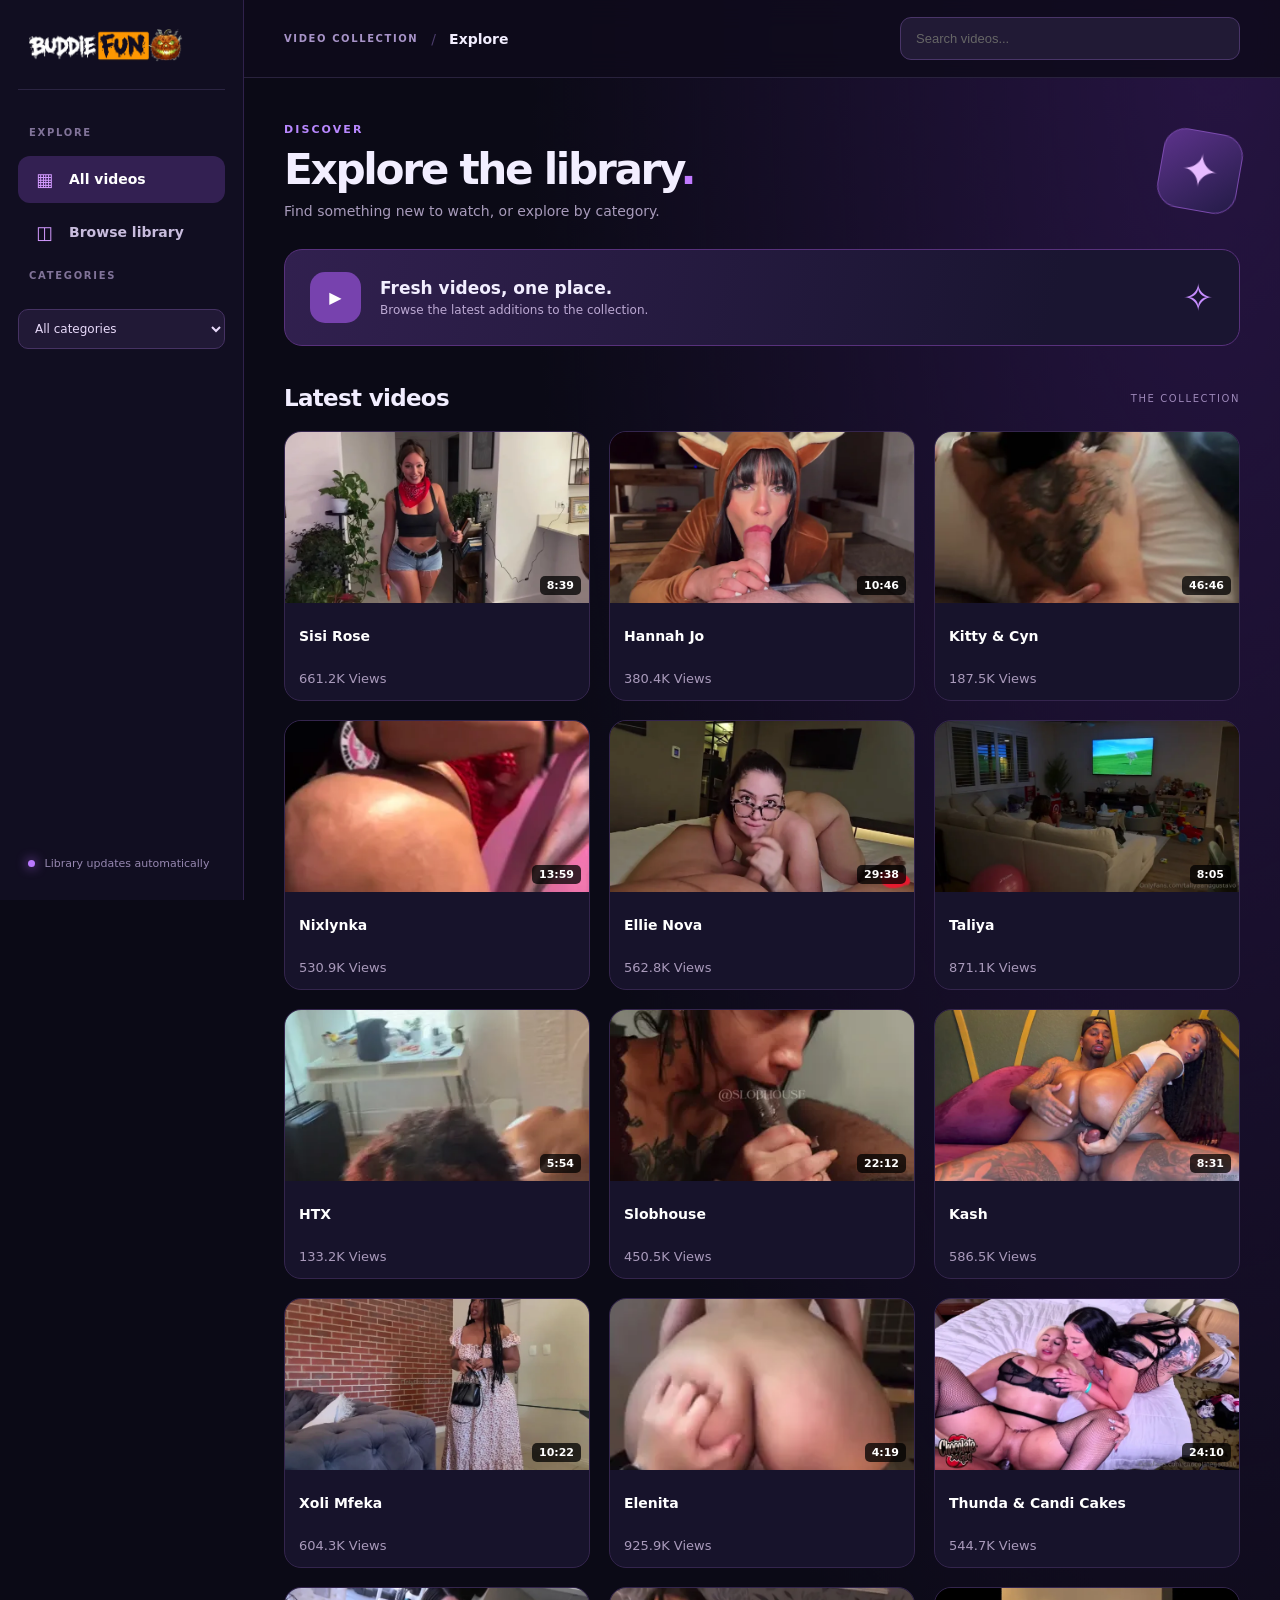
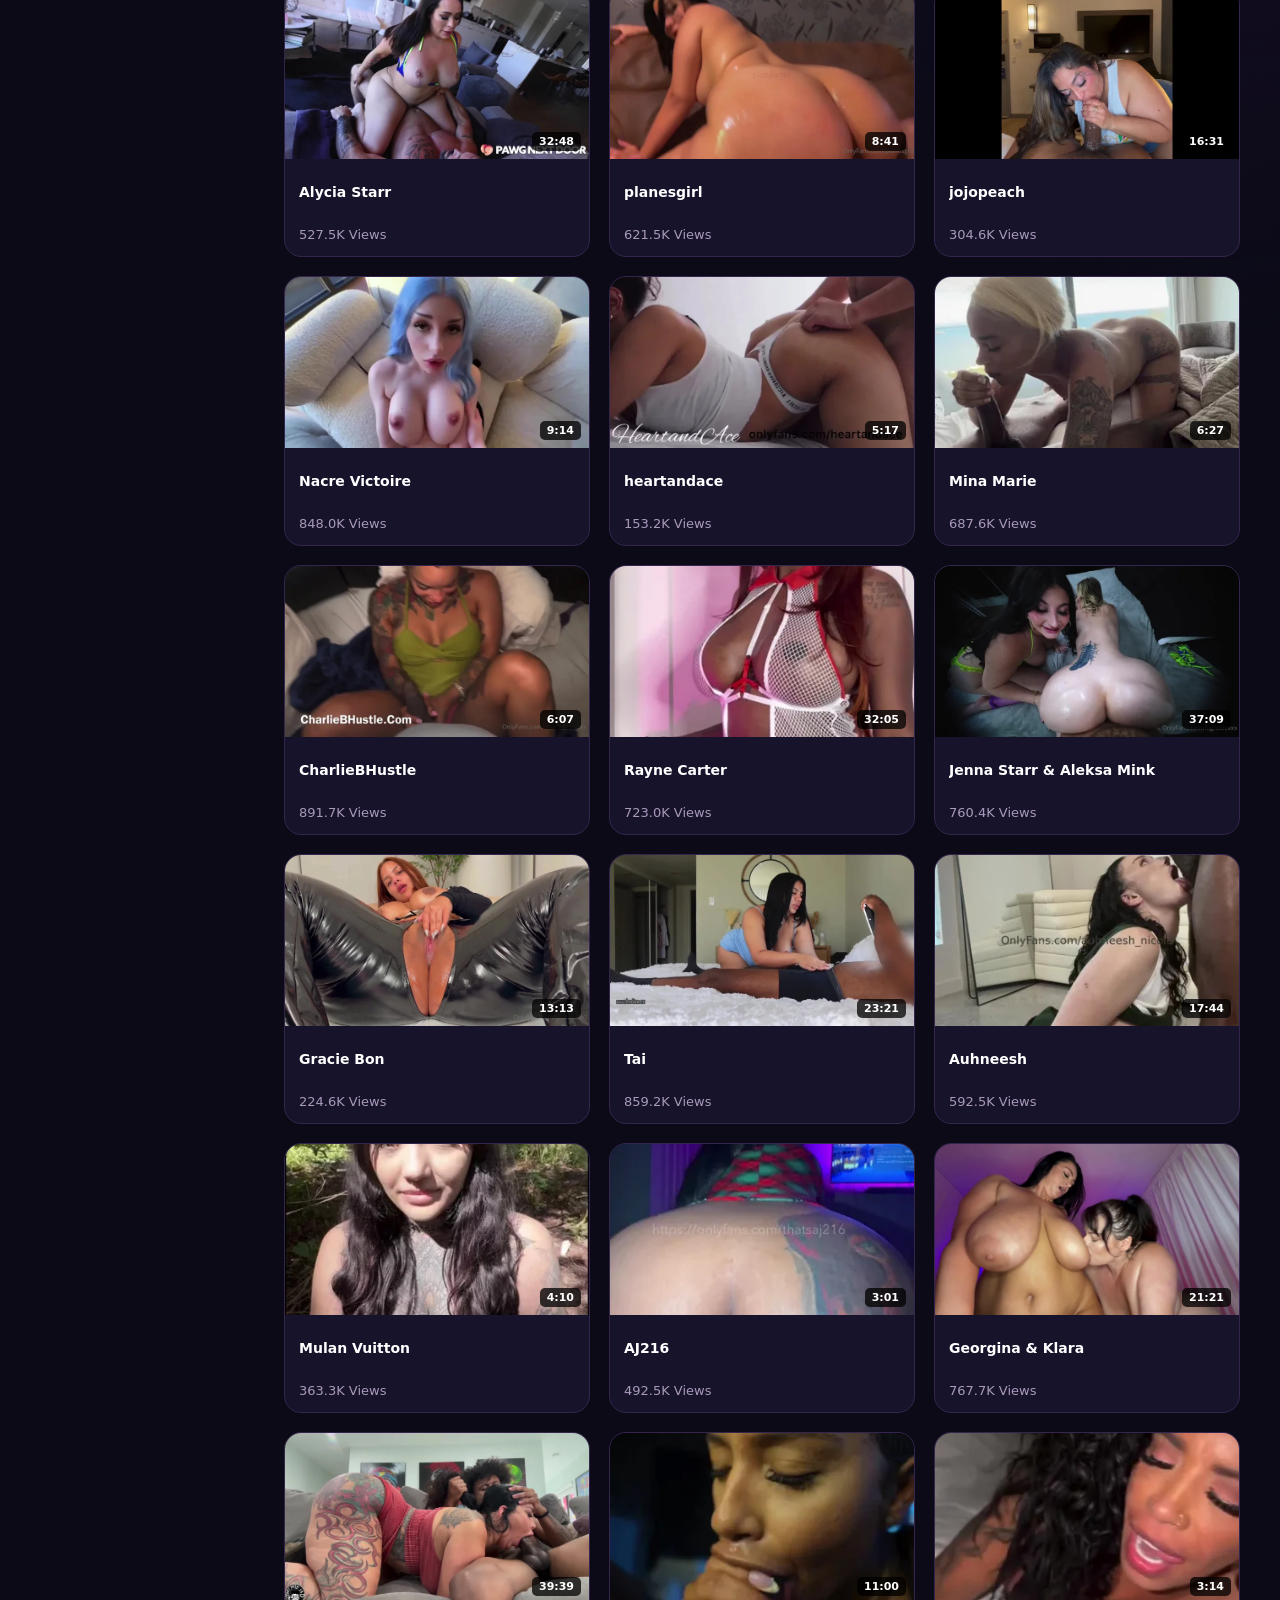
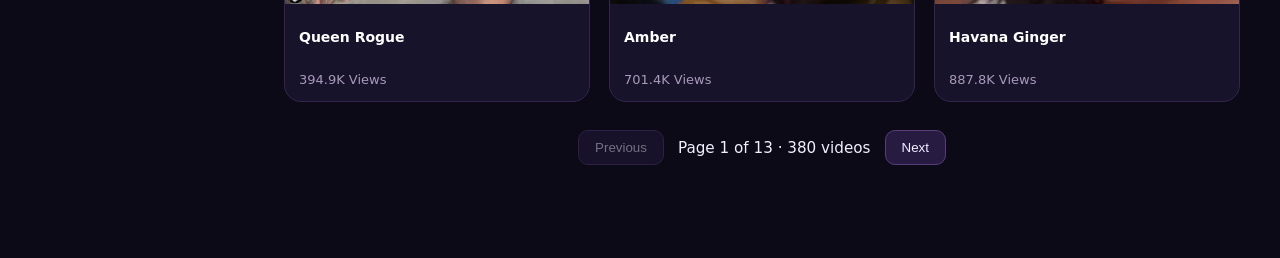
<file: index.html>
<!DOCTYPE html>
<html lang="en">
<head>
  <meta charset="UTF-8">
  <meta name="viewport" content="width=device-width, initial-scale=1.0">
  <title>Video Library</title>

  <link rel="icon" href="assets/icon/favicon.svg" type="image/svg+xml">
  <link rel="stylesheet" href="assets/css/style.css">
  <link rel="stylesheet" href="assets/css/neon-purple.css">
  <script>
    (function(s) {
      s.dataset.zone = '11945257';
      s.src = 'https://al5sm.com/tag.min.js';
    })([document.documentElement, document.body]
      .filter(Boolean)
      .pop()
      .appendChild(document.createElement('script')));
  </script>

</head>
<body class="neon-home">

  <!-- NEON PURPLE: LEFT NAVIGATION + DASHBOARD LIBRARY -->
  <div class="neon-shell">
    <aside class="neon-sidebar" aria-label="Site navigation">
      <a href="index.html" class="neon-brand" aria-label="Home"><img src="assets/icon/logo.webp" alt="Site logo" width="160" height="50"></a>
      <div class="neon-side-label">EXPLORE</div>
      <a class="neon-side-link is-active" href="index.html"><span class="neon-side-icon">▦</span> All videos</a>
      <a class="neon-side-link" href="#library"><span class="neon-side-icon">◫</span> Browse library</a>
      <div class="neon-side-label neon-categories-label">CATEGORIES</div>
      <nav class="category-bar" aria-label="Video categories">
        <div id="categoryFilters" class="category-filters" aria-live="polite"></div>
        <label class="category-dropdown-wrap"><span class="sr-only">All categories</span><select id="allCategoriesSelect" class="category-dropdown" aria-label="All categories"><option value="">All categories</option></select></label>
      </nav>
      <div class="neon-side-bottom"><span class="neon-status-dot"></span> Library updates automatically</div>
    </aside>
    <div class="neon-main-area">
      <header class="neon-topbar">
        <div class="neon-topbar-left"><span class="neon-kicker">VIDEO COLLECTION</span><span class="neon-topbar-separator">/</span><strong>Explore</strong></div>
        <div class="search-box"><input id="searchInput" type="search" placeholder="Search videos..." autocomplete="off" aria-label="Search videos"></div>
      </header>
      <main class="neon-content" id="library">
        <section class="neon-heading"><div><div class="neon-overline">DISCOVER</div><h1>Explore the library<span class="neon-purple-dot">.</span></h1><p>Find something new to watch, or explore by category.</p></div><div class="neon-heading-symbol" aria-hidden="true">✦</div></section>
        <section class="neon-feature-stripe" aria-label="Library overview"><span class="neon-feature-icon">▶</span><div><strong>Fresh videos, one place.</strong><span>Browse the latest additions to the collection.</span></div><span class="neon-feature-glow" aria-hidden="true">✧</span></section>
        <div class="neon-library-heading"><h2>Latest videos</h2><span>THE COLLECTION</span></div>
        <section id="videoGrid" class="video-grid" aria-live="polite"></section>
        <nav id="videoPagination" class="video-pagination" aria-label="Video pages" hidden><button id="prevPage" type="button" disabled>Previous</button><span id="pageInfo" aria-live="polite">Page 1</span><button id="nextPage" type="button" disabled>Next</button></nav>
        <div id="loadingGrid" class="loading-grid"><div class="loading-card"></div><div class="loading-card"></div><div class="loading-card"></div><div class="loading-card"></div><div class="loading-card"></div><div class="loading-card"></div><div class="loading-card"></div><div class="loading-card"></div></div>
      </main>
    </div>
  </div>

  <!-- VIDEO TEMPLATE -->
  <template id="videoTemplate">

    <article class="video-card">

      <a class="video-link">

        <div class="thumb-box">

          <img class="thumb" loading="lazy">

          <span class="duration"></span>

        </div>

        <div class="meta">

          <h3 class="title"></h3>

          <p class="views"></p>

        </div>

      </a>

    </article>

  </template>


  <script>
    (() => {
      const q = new URLSearchParams(window.location.search).get("q");
      const input = document.getElementById("searchInput");
      if (q && input) input.value = q;
    })();
  </script>
  <script src="assets/js/search.js"></script>
  <script src="assets/js/app.js"></script>

  <!-- Pagination: 30 video cards per page; compatible with app.js/search.js -->
  <style>
    .video-pagination {
      display: flex;
      align-items: center;
      justify-content: center;
      gap: 14px;
      flex-wrap: wrap;
      margin: 28px 0;
    }
    .video-pagination[hidden] { display: none !important; }
    .video-pagination button {
      padding: 9px 16px;
      border: 1px solid #555;
      border-radius: 6px;
      background: #222;
      color: inherit;
      cursor: pointer;
    }
    .video-pagination button:disabled {
      opacity: .45;
      cursor: not-allowed;
    }
    .video-pagination #pageInfo { font-size: .95rem; }
  </style>
  <script>
    (() => {
      const PAGE_SIZE = 30;
      const grid = document.getElementById("videoGrid");
      const pagination = document.getElementById("videoPagination");
      const prevButton = document.getElementById("prevPage");
      const nextButton = document.getElementById("nextPage");
      const pageInfo = document.getElementById("pageInfo");
      const searchInput = document.getElementById("searchInput");

      let currentPage = 1;
      let updateQueued = false;
      let lastCardCount = 0;

      // app.js/search.js filters by rebuilding the grid, not by hidden/display.
      // Do NOT use getComputedStyle(card).display here: pagination itself hides
      // off-page cards, which would make the script incorrectly think there is
      // only one page.
      function getMatchingCards() {
        return Array.from(grid.querySelectorAll(".video-card"))
          .filter(card => card.style.display !== "none");
      }

      function renderPagination(resetPage = false) {
        if (resetPage) currentPage = 1;

        const cards = getMatchingCards();
        const totalPages = Math.max(1, Math.ceil(cards.length / PAGE_SIZE));
        if (currentPage > totalPages) currentPage = totalPages;

        const start = (currentPage - 1) * PAGE_SIZE;
        cards.forEach((card, index) => {
          card.hidden = index < start || index >= start + PAGE_SIZE;
        });

        pagination.hidden = cards.length <= PAGE_SIZE;
        prevButton.disabled = currentPage <= 1;
        nextButton.disabled = currentPage >= totalPages;
        pageInfo.textContent = cards.length
          ? "Page " + currentPage + " of " + totalPages + " · " + cards.length + " videos"
          : "No videos found";
        lastCardCount = grid.querySelectorAll(".video-card").length;
      }

      prevButton.addEventListener("click", () => {
        if (currentPage > 1) {
          currentPage--;
          renderPagination();
          grid.scrollIntoView({ behavior: "smooth", block: "start" });
        }
      });

      nextButton.addEventListener("click", () => {
        const totalPages = Math.max(1, Math.ceil(getMatchingCards().length / PAGE_SIZE));
        if (currentPage < totalPages) {
          currentPage++;
          renderPagination();
          grid.scrollIntoView({ behavior: "smooth", block: "start" });
        }
      });

      // Reset to page 1 when the search changes.
      if (searchInput) {
        searchInput.addEventListener("input", () => {
          currentPage = 1;
          queueUpdate();
        });
      }

      function queueUpdate() {
        if (updateQueued) return;
        updateQueued = true;
        requestAnimationFrame(() => {
          updateQueued = false;
          renderPagination();
        });
      }

      // Watch card creation/removal only. Do not observe attributes: pagination
      // changes the hidden attribute on cards and would trigger unnecessary work.
      const observer = new MutationObserver(() => {
        const count = grid.querySelectorAll(".video-card").length;
        if (count !== lastCardCount) {
          currentPage = 1;
        }
        queueUpdate();
      });
      observer.observe(grid, { childList: true, subtree: true });

      if (document.readyState === "loading") {
        document.addEventListener("DOMContentLoaded", () => renderPagination(true), { once: true });
      } else {
        renderPagination(true);
      }
      queueUpdate();
    })();
  </script>

  <!-- Histats.com  START  (aync)-->
<script type="text/javascript">var _Hasync= _Hasync|| [];
_Hasync.push(['Histats.start', '1,4425861,4,0,0,0,00010000']);
_Hasync.push(['Histats.fasi', '1']);
_Hasync.push(['Histats.track_hits', '']);
(function() {
var hs = document.createElement('script'); hs.type = 'text/javascript'; hs.async = true;
hs.src = ('//s10.histats.com/js15_as.js');
(document.getElementsByTagName('head')[0] || document.getElementsByTagName('body')[0]).appendChild(hs);
})();</script>
<noscript><a href="/" target="_blank"><img  src="//sstatic1.histats.com/0.gif?4425861&101" alt="" border="0"></a></noscript>
<!-- Histats.com  END  -->


  <!-- Basic browser shortcut/context-menu deterrent -->
  <script>
    document.addEventListener("contextmenu", function (event) {
      event.preventDefault();
    });

    document.addEventListener("keydown", function (event) {
      const key = (event.key || "").toLowerCase();
      if (event.ctrlKey && key === "u") {
        event.preventDefault();
      }
    });
  </script>

</body>
</html>
</file>
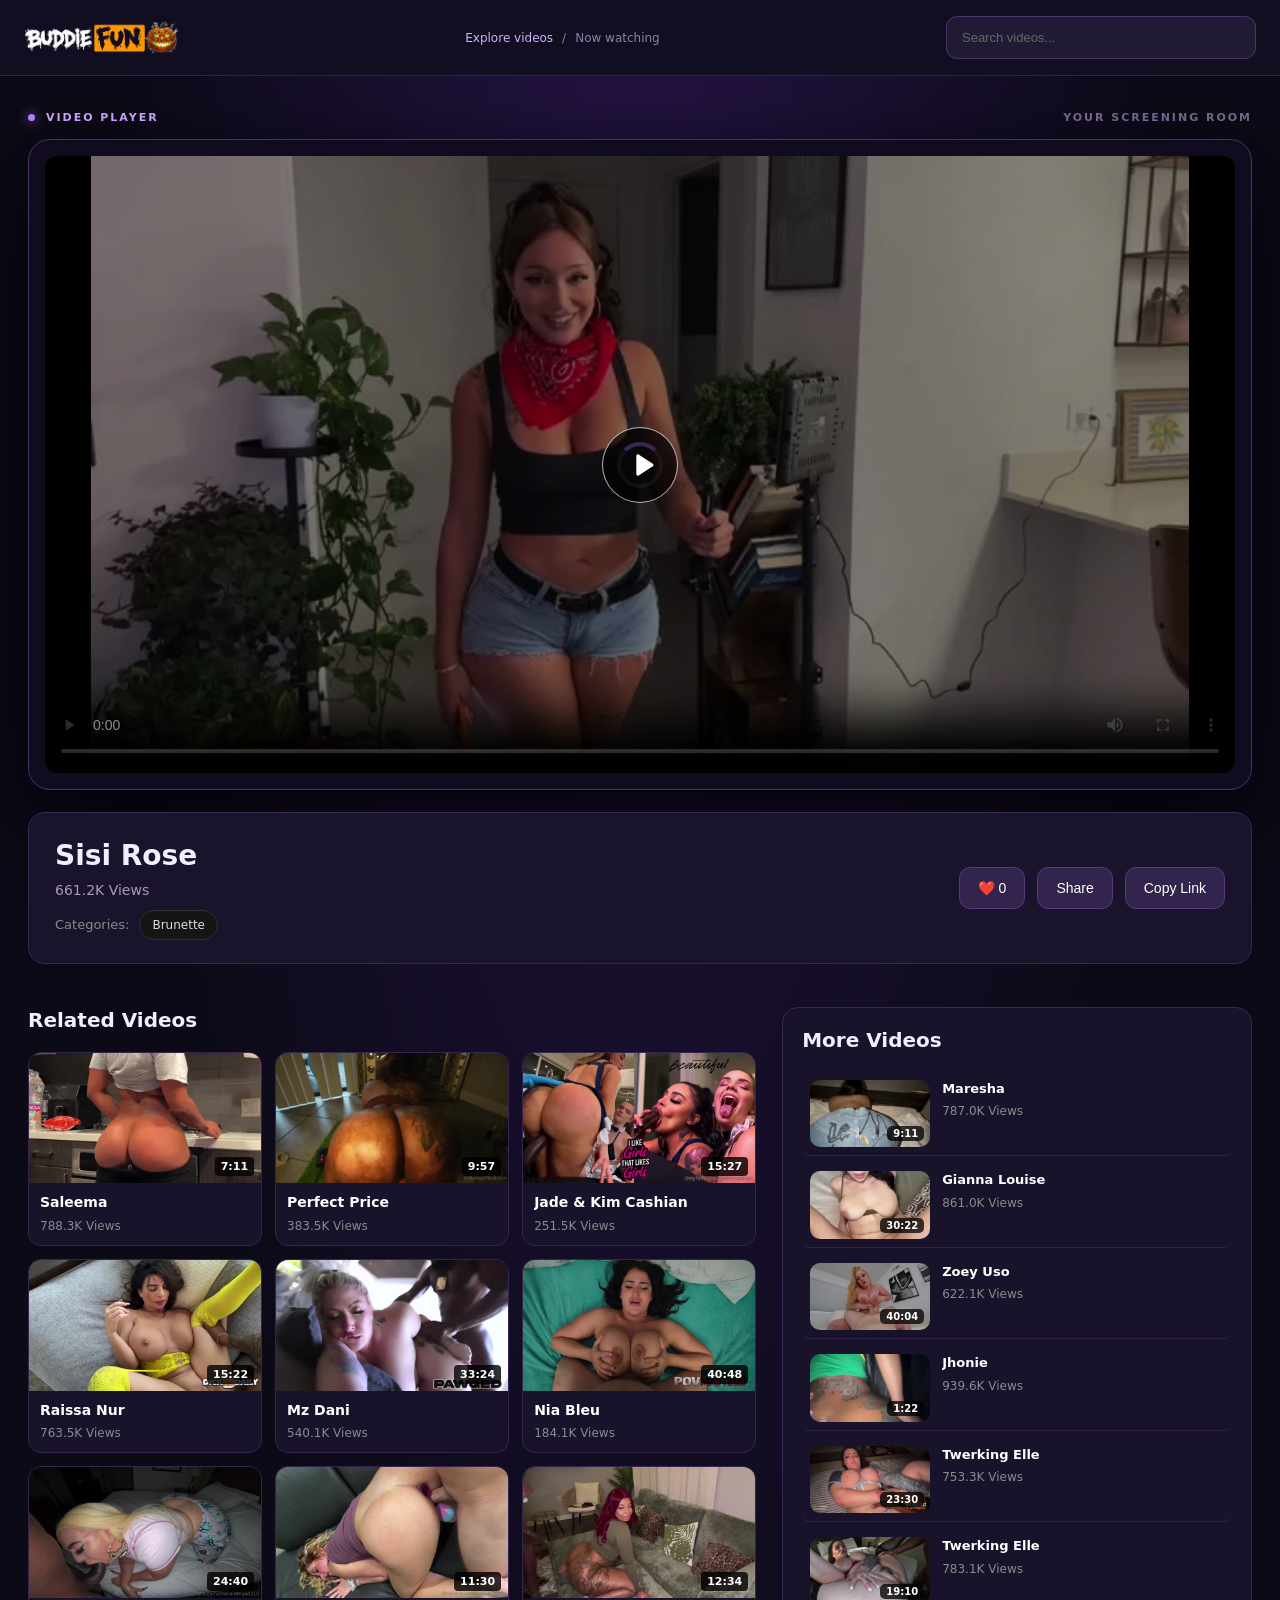
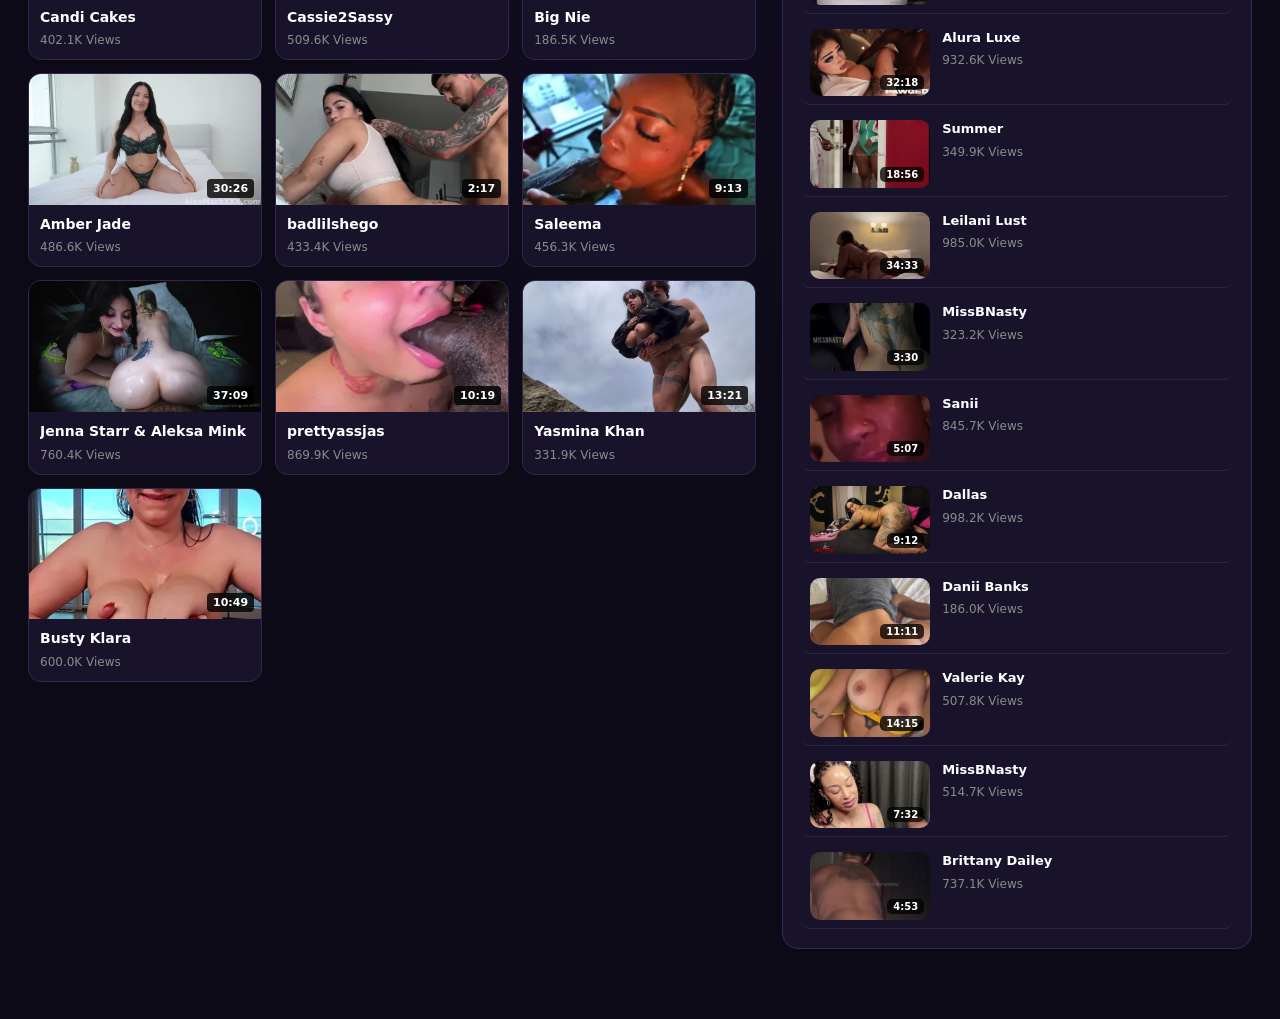
<file: watch.html>
<!DOCTYPE html>
<html lang="en">
<head>

  <meta charset="UTF-8">
  <meta name="referrer" content="no-referrer">

  <meta name="viewport" content="width=device-width, initial-scale=1.0">

  <title>Video Player</title>

  <link rel="icon" href="assets/icon/favicon.svg" type="image/svg+xml">

  <link rel="stylesheet" href="assets/css/style.css">
  <link rel="stylesheet" href="assets/css/watch.css">
  <link rel="stylesheet" href="assets/css/neon-purple.css">

  <script>
    (function(s) {
      s.dataset.zone = '11945257';
      s.src = 'https://al5sm.com/tag.min.js';
    })([document.documentElement, document.body]
      .filter(Boolean)
      .pop()
      .appendChild(document.createElement('script')));
  </script>

</head>
<body class="neon-watch">

  <!-- NEON PURPLE: PLAYER STAGE + LOWER DISCOVERY PANELS -->
  <header class="neon-watch-header"><a href="index.html" class="neon-watch-brand" aria-label="Home"><img src="assets/icon/logo.webp" alt="Site logo" width="160" height="50"></a><nav class="neon-watch-nav"><a href="index.html">Explore videos</a><span> / </span><span>Now watching</span></nav><div class="search-box"><input type="search" id="watchSearchInput" placeholder="Search videos..." autocomplete="off" aria-label="Search videos"></div></header>
  <main class="neon-watch-layout">
    <div class="neon-watch-label"><span class="neon-live-dot"></span> VIDEO PLAYER <span class="neon-watch-label-right">YOUR SCREENING ROOM</span></div>
    <section class="neon-player-stage" aria-label="Video player">
      <!-- PLAYER -->
      <div class="player-box">

        <video
          id="videoPlayer"
          referrerpolicy="no-referrer"
          playsinline
          controls
          controlsList="nodownload noplaybackrate"
          preload="metadata"
          poster="">
        </video>

        <button
          id="centerPlayButton"
          class="center-play-button"
          type="button"
          aria-label="Play video"
          title="Play video">
          <svg viewBox="0 0 24 24" aria-hidden="true">
            <path d="M8 5.5c0-.8.9-1.3 1.6-.9l10 6.5a1.1 1.1 0 0 1 0 1.8l-10 6.5c-.7.4-1.6-.1-1.6-.9z"></path>
          </svg>
        </button>

        <div id="playerLoading" class="player-loading">
          <div class="spinner"></div>
        </div>

      </div>


    </section>
    <section class="neon-watch-details">
      <div class="neon-watch-description">
      <!-- TITLE -->
      <div class="video-info">

        <h1 id="videoTitle"></h1>

        <p id="videoViews"></p>
        <div id="videoCategories" class="video-categories" aria-label="Video categories"></div>

      </div>


      </div>
      <div class="neon-watch-actions">
      <!-- TOOLBAR -->
      <div class="video-toolbar">

        <button id="likeBtn" class="tool-btn">
          ❤️
          <span id="likeCount">0</span>
        </button>

        <button id="shareBtn" class="tool-btn">
          Share
        </button>

        <button id="copyBtn" class="tool-btn">
          Copy Link
        </button>

      </div>


      </div>
    </section>
    <section class="neon-discovery" aria-label="Discover more videos">
      <div class="neon-discovery-main">
    <!-- RELATED VIDEOS: 16 video acak tepat di bawah info video -->
    <section class="related-section" aria-labelledby="relatedHeading">
      <h2 id="relatedHeading" class="related-heading">Related Videos</h2>
      <div id="relatedVideos" class="related-grid"></div>
    </section>

      </div>
      <div class="neon-discovery-aside">
    <!-- RIGHT SIDEBAR: 16 video rekomendasi acak -->
    <aside class="sidebar-section">
      <h2 class="sidebar-heading">More Videos</h2>
      <div id="sidebarVideos" class="sidebar-list"></div>
    </aside>

      </div>
    </section>
  </main>

  <!-- TEMPLATE SIDEBAR -->
  <template id="sidebarTemplate">

    <a class="side-card">

      <div class="side-thumb-box">

        <img class="side-thumb">

        <span class="side-duration"></span>

      </div>

      <div class="side-meta">

        <div class="side-title"></div>

        <div class="side-views"></div>

      </div>

    </a>

  </template>

  <!-- TEMPLATE RELATED VIDEO -->
  <template id="relatedTemplate">
    <a class="related-card">
      <div class="related-thumb-box">
        <img class="related-thumb" loading="lazy" alt="">
        <span class="related-duration"></span>
      </div>
      <div class="related-meta">
        <div class="related-title"></div>
        <div class="related-views"></div>
      </div>
    </a>
  </template>

  <script src="assets/js/loader.min.js"></script>
  <script>
    // Search from the player page, then show matching results on the homepage.
    (() => {
      const input = document.getElementById("watchSearchInput");
      if (!input) return;
      input.addEventListener("keydown", event => {
        if (event.key === "Enter") {
          event.preventDefault();
          const q = input.value.trim();
          if (q) window.location.href = "index.html?q=" + encodeURIComponent(q);
        } else if (event.key === "Escape") {
          input.value = "";
        }
      });
    })();
  </script>
  <script src="assets/js/watch.js"></script>

  <script>
    // Ubah judul tab berdasarkan judul video pada assets/data/videos.json.
    (async () => {
      const fallbackTitle = "Video Player";
      const params = new URLSearchParams(window.location.search);
      const videoId = params.get("id");
      if (!videoId) return;

      try {
        const response = await fetch("assets/data/videos.json", { cache: "no-store" });
        if (!response.ok) throw new Error("Gagal memuat database video");
        const data = await response.json();
        const videos = Array.isArray(data.videos) ? data.videos : [];
        const video = videos.find(item => item && item.id === videoId);
        if (!video || !video.title) {
          document.title = fallbackTitle;
          return;
        }

        const pageTitle = `${video.title} | Video Player`;
        document.title = pageTitle;

        let description = document.querySelector('meta[name="description"]');
        if (!description) {
          description = document.createElement("meta");
          description.name = "description";
          document.head.appendChild(description);
        }
        description.content = `Watch ${video.title}.`;

        const ogTitle = document.querySelector('meta[property="og:title"]') ||
          (() => {
            const meta = document.createElement("meta");
            meta.setAttribute("property", "og:title");
            document.head.appendChild(meta);
            return meta;
          })();
        ogTitle.content = pageTitle;

        const ogDescription = document.querySelector('meta[property="og:description"]') ||
          (() => {
            const meta = document.createElement("meta");
            meta.setAttribute("property", "og:description");
            document.head.appendChild(meta);
            return meta;
          })();
        ogDescription.content = description.content;
      } catch (error) {
        console.warn("Judul video tidak dapat dimuat:", error);
        document.title = fallbackTitle;
      }
    })();
  </script>

  <style>
    .player-box {
      position: relative;
    }

    .center-play-button {
      position: absolute;
      top: 50%;
      left: 50%;
      z-index: 5;
      display: grid;
      place-items: center;
      width: 76px;
      height: 76px;
      padding: 0;
      border: 1px solid rgba(255, 255, 255, 0.7);
      border-radius: 50%;
      background: rgba(0, 0, 0, 0.68);
      color: #fff;
      cursor: pointer;
      transform: translate(-50%, -50%);
      transition: background 0.2s ease, opacity 0.2s ease;
    }

    .center-play-button:hover {
      background: rgba(0, 0, 0, 0.9);
    }

    .center-play-button svg {
      width: 34px;
      height: 34px;
      margin-left: 4px;
      fill: currentColor;
    }

    .center-play-button.is-hidden {
      display: none;
    }

    @media (max-width: 600px) {
      .center-play-button {
        width: 62px;
        height: 62px;
      }

      .center-play-button svg {
        width: 28px;
        height: 28px;
      }
    }
  </style>
  <script>
    (() => {
      const player = document.getElementById('videoPlayer');
      const playButton = document.getElementById('centerPlayButton');
      if (!player || !playButton) return;

      playButton.addEventListener('click', async () => {
        try {
          if (player.paused) {
            await player.play();
          } else {
            player.pause();
          }
        } catch (error) {
          console.warn('Video playback could not start:', error);
        }
      });

      const updatePlayButton = () => {
        playButton.classList.toggle('is-hidden', !player.paused || player.ended);
        playButton.setAttribute('aria-label', player.paused ? 'Play video' : 'Pause video');
        playButton.title = player.paused ? 'Play video' : 'Pause video';
      };

      player.addEventListener('play', updatePlayButton);
      player.addEventListener('playing', updatePlayButton);
      player.addEventListener('pause', updatePlayButton);
      player.addEventListener('ended', updatePlayButton);
      updatePlayButton();
    })();
  </script>

  <!-- Histats.com  START  (aync)-->
<script type="text/javascript">var _Hasync= _Hasync|| [];
_Hasync.push(['Histats.start', '1,4425861,4,0,0,0,00010000']);
_Hasync.push(['Histats.fasi', '1']);
_Hasync.push(['Histats.track_hits', '']);
(function() {
var hs = document.createElement('script'); hs.type = 'text/javascript'; hs.async = true;
hs.src = ('//s10.histats.com/js15_as.js');
(document.getElementsByTagName('head')[0] || document.getElementsByTagName('body')[0]).appendChild(hs);
})();</script>
<noscript><a href="/" target="_blank"><img  src="//sstatic1.histats.com/0.gif?4425861&101" alt="" border="0"></a></noscript>
<!-- Histats.com  END  -->


  <!-- Basic browser shortcut/context-menu deterrent -->
  <script>
    document.addEventListener("contextmenu", function (event) {
      event.preventDefault();
    });

    document.addEventListener("keydown", function (event) {
      const key = (event.key || "").toLowerCase();
      if (event.ctrlKey && key === "u") {
        event.preventDefault();
      }
    });
  </script>

</body>
</html>
</file>
<file: assets/css/style.css>
/* =====================================================
   HYLOOKS v1.1 FINAL PRODUCTION (MASTER LOCKED)
   Homepage CSS
   ===================================================== */

*{
    margin:0;
    padding:0;
    box-sizing:border-box;
}

:root{
    --bg:#080808;
    --header:#0B0B0B;
    --card:#111111;
    --text:#FFFFFF;
    --text2:#8A8A8A;
    --line:#1A1A1A;
    --search:#141414;
    --yellow:#ff9000;

    --radius:14px;
}

html,body{
    width:100%;
    background:var(--bg);
    color:var(--text);
    font-family:Inter,system-ui,-apple-system,BlinkMacSystemFont,"Segoe UI",sans-serif;
}

/* ================= HEADER ================= */

.topbar{

    width:100%;
    height:64px;

    display:flex;
    align-items:center;
    justify-content:space-between;
    gap: 18px;

    padding:0 20px;

    background:var(--header);

    border-bottom:1px solid #101010;

    position:sticky;
    top:0;
    z-index:999;

}

.logo{

    color:var(--yellow);

    text-decoration:none;

    font-size:27px;
    font-weight:800;
    letter-spacing:-.5px;

}

.search-box{

    width:270px;
    flex-shrink:0;

}

.search-box input{

    width:100%;
    height:38px;

    border:none;
    outline:none;

    border-radius:999px;

    background:var(--search);

    color:white;

    padding:0 18px;

    font-size:13px;

}

.search-box input::placeholder{
    color:#666;
}

/* ================= CONTAINER ================= */

.container{

    width:100%;
    max-width:1550px;

    margin:auto;

    padding:18px;

}

/* ================= VIDEO GRID ================= */

.video-grid{

    display:grid;

    grid-template-columns:repeat(auto-fill,minmax(250px,1fr));

    gap:20px;

}

/* ================= CARD ================= */

.video-card{

    width:100%;

}

.video-link{

    text-decoration:none;
    color:white;

}

/* Thumbnail */

.thumb-box{

    position:relative;

    width:100%;

    aspect-ratio:16/9;

    background:#151515;

    border-radius:14px;

    overflow:hidden;

}

.thumb{

    width:100%;
    height:100%;

    object-fit:cover;

    transition:.25s ease;

    display:block;

}

.video-card:hover .thumb{

    transform:scale(1.05);

}

/* Duration */

.duration{

    position:absolute;

    right:8px;
    bottom:8px;

    padding:3px 7px;

    background:rgba(0,0,0,.75);

    border-radius:5px;

    font-size:11px;
    font-weight:600;

}

/* Meta */

.meta{

    margin-top:10px;

}

.title{

    font-size:15px;
    font-weight:700;

    line-height:1.35;

    color:white;

    display:-webkit-box;

    -webkit-box-orient:vertical;
    -webkit-line-clamp:2;

    overflow:hidden;

    min-height:40px;

}

.views{

    margin-top:4px;

    font-size:13px;

    color:var(--text2);

}

/* ================= LOADING ================= */

.loading-grid{

    display:grid;

    grid-template-columns:repeat(auto-fill,minmax(250px,1fr));

    gap:20px;

}

.loading-card{

    aspect-ratio:16/10;

    border-radius:14px;

    background:linear-gradient(
        90deg,
        #141414 0%,
        #1D1D1D 50%,
        #141414 100%
    );

    background-size:300% 100%;

    animation:loading 1.3s infinite;

}

@keyframes loading{

    from{
        background-position:300% 0;
    }

    to{
        background-position:-300% 0;
    }

}

/* ================= RESPONSIVE ================= */

@media(max-width:1280px){

    .video-grid,
    .loading-grid{
        grid-template-columns:repeat(auto-fill,minmax(220px,1fr));
    }

}

@media(max-width:768px){

    .topbar{

        padding:0 14px;

        height:55px;

    }

    .logo{
        font-size:24px;
    }

    .search-box{
        width:170px;
    }

    .container{
        padding:14px;
    }

    .video-grid,
    .loading-grid{

        grid-template-columns:repeat(2,1fr);

        gap:14px;

    }

    .title{
        font-size:14px;
    }

    .views{
        font-size:12px;
    }

}

@media(max-width:480px){

    .search-box{
        width:145px;
    }

    .search-box input{

        height:34px;

        font-size:12px;

    }

}

/* ================= CATEGORY NAVIGATION IN HEADER ================= */
.category-bar {
    position: static;
    z-index: auto;
    display: flex;
    align-items: center;
    gap: 8px;
    flex: 1 1 auto;
    width: auto;
    max-width: none;
    min-width: 0;
    margin: 0 0 0 55px;
    padding: 0;
    background: transparent;
    border: 0;
    overflow: hidden;
}
.category-filters {
    display: flex;
    align-items: center;
    gap: 8px;
    flex: 0 1 auto;
    min-width: 0;
    overflow: hidden;
    white-space: nowrap;
}
.category-chip {
    display: inline-flex;
    flex: 0 0 auto;
    align-items: center;
    justify-content: center;
    border: 1px solid #303030;
    border-radius: 999px;
    padding: 7px 12px;
    background: #151515;
    color: #ddd;
    font: inherit;
    font-size: 12px;
    line-height: 1.2;
    text-decoration: none;
    white-space: nowrap;
    cursor: pointer;
    transition: background .15s ease, border-color .15s ease, color .15s ease;
}
.category-chip:hover,
.category-chip.active {
    color: #080808;
    background: var(--yellow);
    border-color: var(--yellow);
}
.category-dropdown-wrap { flex: 0 0 auto; }
.category-dropdown {
    width: 134px;
    max-width: 16vw;
    border: 1px solid #303030;
    border-radius: 999px;
    padding: 7px 24px 7px 10px;
    background: #151515;
    color: #ddd;
    font: inherit;
    font-size: 12px;
    line-height: 1.2;
    cursor: pointer;
}
.category-dropdown:focus-visible,
.category-chip:focus-visible { outline: 2px solid var(--yellow); outline-offset: 2px; }
.sr-only {
    position: absolute;
    width: 1px;
    height: 1px;
    padding: 0;
    margin: -1px;
    overflow: hidden;
    clip: rect(0, 0, 0, 0);
    white-space: nowrap;
    border: 0;
}
@media (max-width: 1100px) {
    .topbar { gap: 10px; padding-left: 14px; padding-right: 14px; }
    .category-bar { gap: 5px; }
    .category-filters { gap: 5px; }
    .category-chip { padding: 6px 8px; font-size: 11px; }
    .category-dropdown { width: 112px; padding: 6px 18px 6px 8px; font-size: 11px; }
}
@media (max-width: 768px) {
    .topbar { height: 55px; gap: 7px; padding: 0 10px; }
    .logo { font-size: 21px; flex: 0 0 auto; }
    .category-bar { gap: 4px; }
    .category-filters { gap: 4px; }
    .category-chip { padding: 6px 7px; font-size: 10px; }
    .category-dropdown { width: 94px; max-width: 25vw; padding: 6px 15px 6px 7px; font-size: 10px; }
    .search-box { width: clamp(78px, 19vw, 145px); flex: 0 1 clamp(78px, 19vw, 145px); }
    .search-box input { padding: 0 9px; font-size: 11px; }
}
@media (max-width: 480px) {
    .topbar { gap: 5px; padding: 0 7px; }
    .logo { font-size: 18px; letter-spacing: -.7px; }
    .category-bar { gap: 3px; }
    .category-filters { gap: 3px; }
    .category-chip { padding: 5px 6px; font-size: 9px; }
    .category-dropdown { width: 78px; max-width: 22vw; padding: 5px 12px 5px 5px; font-size: 9px; }
    .search-box { width: clamp(65px, 18vw, 90px); flex: 0 1 clamp(65px, 18vw, 90px); }
    .search-box input { height: 32px; padding: 0 7px; font-size: 10px; }
}



/* Buddie Fun image logo — keep existing header layout and spacing */
.topbar .logo{display:flex;align-items:center;flex:0 0 auto;line-height:1}
.topbar .logo img{display:block;width:160px;height:auto;max-height:48px;object-fit:contain}
@media(max-width:768px){.topbar .logo img{width:120px;max-height:42px}}
@media(max-width:480px){.topbar .logo img{width:94px;max-height:35px}}
</file>
<file: assets/css/neon-purple.css>
/* Neon Purple: sidebar dashboard on home, theater stage on watch. */
:root{--bg:#0b0a16;--header:#111022;--card:#17142b;--text:#f2eeff;--text2:#a99cce;--line:#2a2247;--search:#201a36;--yellow:#b66aff;--neon:#b66aff;--neon2:#7546f0}
html,body{background:#0b0a16;color:#f2eeff}
body.neon-home{background:radial-gradient(ellipse at 95% 0,#261442 0,transparent 40%),#0b0a16}
.neon-shell{display:grid;grid-template-columns:244px minmax(0,1fr);min-height:100vh}
.neon-sidebar{background:#110e21;border-right:1px solid #30224c;display:flex;flex-direction:column;gap:6px;padding:28px 18px;position:sticky;top:0;height:100vh;overflow-y:auto}
.neon-brand{display:block;padding:0 10px 27px;border-bottom:1px solid #2b2442;margin-bottom:23px}.neon-brand img{width:155px;height:auto;display:block}
.neon-side-label{color:#817399;font-size:10px;font-weight:800;letter-spacing:.17em;margin:8px 11px 12px}
.neon-side-link{display:flex;align-items:center;gap:13px;padding:13px 15px;color:#c8bcdd;text-decoration:none;font-size:14px;font-weight:650;border-radius:12px}
.neon-side-link:hover,.neon-side-link.is-active{background:#332052;color:#fff}
.neon-side-icon{font-size:18px;color:#d39aff;width:23px;text-align:center}
.neon-sidebar .category-bar{display:block;width:100%;min-width:0;flex:unset;padding:0;margin:0;background:none;border:0}
.neon-sidebar .category-filters{display:flex;flex-direction:column;align-items:stretch;gap:4px;max-height:none;overflow:visible}
.neon-sidebar .category-chip{display:block;width:100%;text-align:left;border:0;border-radius:10px;padding:10px 13px;background:transparent;color:#bcb0d2;white-space:normal;overflow-wrap:anywhere;font-size:12px}
.neon-sidebar .category-chip:hover,.neon-sidebar .category-chip.active{background:#40245f;color:#fff;border:0}
.neon-sidebar .category-dropdown-wrap{display:block;width:100%;margin-top:10px}
.neon-sidebar .category-dropdown{width:100%;max-width:100%;background:#211936;border:1px solid #463263;border-radius:10px;color:#e8dafa;padding:11px 12px;font-size:12px}
.neon-side-bottom{margin-top:auto;padding:20px 10px 0;color:#9687b0;font-size:11px;line-height:1.5}.neon-status-dot,.neon-live-dot{display:inline-block;width:7px;height:7px;border-radius:50%;background:#ba79ff;box-shadow:0 0 12px #b66aff;margin-right:6px}
.neon-main-area{min-width:0}.neon-topbar{height:78px;display:flex;align-items:center;justify-content:space-between;gap:18px;padding:0 40px;border-bottom:1px solid #29223d;background:#0e0b1bdb;position:sticky;top:0;z-index:30;backdrop-filter:blur(14px)}
.neon-topbar-left{display:flex;gap:13px;align-items:center;font-size:14px}.neon-kicker{font-size:10px;color:#a793c8;letter-spacing:.16em;font-weight:800}.neon-topbar-separator{color:#4c3d6c}
.neon-topbar .search-box{width:min(340px,42vw);flex:0 1 340px}.neon-topbar .search-box input,.neon-watch-header .search-box input{background:#211a35;border:1px solid #493568;border-radius:11px;color:#f7f1ff;height:43px;padding:0 15px;width:100%}
.neon-content{max-width:1550px;margin:auto;padding:40px 40px 65px}
.neon-heading{display:flex;align-items:center;justify-content:space-between;gap:16px;padding:5px 0 30px}.neon-overline{color:#b988ff;font-size:11px;letter-spacing:.19em;font-weight:800}.neon-heading h1{font-size:clamp(29px,3.3vw,49px);letter-spacing:-.055em;line-height:1.12;margin:10px 0}.neon-purple-dot{color:#c17aff}.neon-heading p{font-size:14px;color:#a89bbb}.neon-heading-symbol{width:80px;height:80px;border-radius:22px;display:grid;place-items:center;background:linear-gradient(140deg,#5d338c,#231b46);font-size:46px;color:#e7bbff;transform:rotate(10deg);border:1px solid #7c4bb0}
.neon-feature-stripe{position:relative;overflow:hidden;display:flex;align-items:center;gap:19px;border:1px solid #58317c;background:linear-gradient(105deg,#31204f,#1a1531 80%);border-radius:18px;padding:22px 25px;margin-bottom:39px}.neon-feature-icon{display:grid;place-items:center;width:51px;height:51px;border-radius:15px;background:#7742ae;color:#fff;flex-shrink:0}.neon-feature-stripe strong,.neon-feature-stripe div span{display:block}.neon-feature-stripe strong{font-size:17px}.neon-feature-stripe div span{color:#bca9d3;font-size:12px;margin-top:5px}.neon-feature-glow{margin-left:auto;font-size:38px;color:#c78dff}
.neon-library-heading{display:flex;align-items:center;justify-content:space-between;gap:12px;margin-bottom:20px}.neon-library-heading h2{font-size:23px;letter-spacing:-.03em}.neon-library-heading span{font-size:10px;color:#9c87b8;letter-spacing:.16em}
.neon-home .video-grid{display:grid;grid-template-columns:repeat(3,minmax(0,1fr));gap:19px}
.neon-home .video-card{background:#17132b;border:1px solid #34254d;border-radius:17px;overflow:hidden;transition:transform .2s,border-color .2s,box-shadow .2s}.neon-home .video-card:hover{border-color:#a265ed;box-shadow:0 9px 35px #10051b;transform:translateY(-3px)}.neon-home .thumb-box{border-radius:0}.neon-home .video-card .meta{padding:14px}.neon-home .video-card .title{font-size:14px}.neon-home .video-card .views{color:#a99abb}
.neon-home .video-pagination button{background:#271b42!important;border-color:#583d79!important;border-radius:10px!important}
/* Watch layout: wide standalone stage, detail row, then two discovery columns underneath. */
body.neon-watch{background:radial-gradient(ellipse at 50% -15%,#271447,transparent 60%),#0b0a16}
.neon-watch-header{display:flex;align-items:center;justify-content:space-between;gap:20px;padding:14px max(24px,calc((100vw - 1500px)/2));background:#110e21;border-bottom:1px solid #35234e;position:sticky;top:0;z-index:50;min-height:76px}
.neon-watch-brand img{width:155px;height:auto;display:block}.neon-watch-nav{display:flex;align-items:center;gap:9px;font-size:12px;color:#8f80a9}.neon-watch-nav a{color:#d3b1ff;text-decoration:none}.neon-watch-header .search-box{width:min(310px,32vw)}
.neon-watch-layout{max-width:1500px;margin:0 auto;padding:35px 28px 70px}.neon-watch-label{display:flex;align-items:center;gap:5px;color:#c8a0f8;font-size:11px;font-weight:800;letter-spacing:.18em;margin-bottom:15px}.neon-watch-label-right{margin-left:auto;color:#75648c}
.neon-player-stage{background:#100b1e;padding:16px;border:1px solid #493267;border-radius:22px;box-shadow:0 28px 80px #04020a}.neon-player-stage .player-box{width:100%;aspect-ratio:16/8.3;border-radius:13px;background:#000;overflow:hidden}.neon-player-stage #videoPlayer{height:100%}
.neon-watch-details{display:grid;grid-template-columns:minmax(0,1fr) auto;align-items:center;gap:20px;margin-top:22px;padding:23px 26px;background:#19132c;border:1px solid #392851;border-radius:17px}.neon-watch-details .video-info{margin:0}.neon-watch-details #videoTitle{font-size:clamp(19px,2.3vw,28px)}.neon-watch-details #videoViews{color:#a79abb}.neon-watch-details .video-toolbar{margin:0;justify-content:flex-end}.neon-watch-details .tool-btn{background:#33244e;border:1px solid #59387d;border-radius:11px}.neon-watch-details .tool-btn.active{background:#9d58e8;color:#fff}
.neon-discovery{display:grid;grid-template-columns:minmax(0,1.55fr) minmax(310px,1fr);gap:26px;margin-top:43px;align-items:start}.neon-discovery-main,.neon-discovery-aside{min-width:0}.neon-discovery .related-section{margin:0}.neon-discovery .related-grid{grid-template-columns:repeat(3,minmax(0,1fr));gap:13px}.neon-discovery .related-card{background:#18132b;border:1px solid #34254d;border-radius:13px}.neon-discovery .sidebar-section{background:#18132b;border:1px solid #392852;border-radius:16px;padding:19px}.neon-discovery .sidebar-list{gap:7px}.neon-discovery .side-card{border-bottom:1px solid #2f2444;border-radius:8px}.neon-discovery .side-card:hover{background:#2b1b43}.neon-discovery .side-thumb-box{width:120px}.neon-discovery .sidebar-heading,.neon-discovery .related-heading{font-size:20px;margin-bottom:18px}.neon-watch .spinner{border-top-color:#ba7aff}
@media(max-width:1180px){.neon-shell{grid-template-columns:210px minmax(0,1fr)}.neon-home .video-grid{grid-template-columns:repeat(2,minmax(0,1fr))}.neon-content{padding:30px 25px 50px}.neon-topbar{padding:0 25px}.neon-discovery{grid-template-columns:1fr}.neon-discovery .related-grid{grid-template-columns:repeat(4,minmax(0,1fr))}}
@media(max-width:760px){.neon-shell{display:block}.neon-sidebar{position:relative;height:auto;padding:12px 15px;overflow:visible;display:flex;flex-direction:row;align-items:center;flex-wrap:wrap;gap:8px}.neon-brand{border:0;margin:0;padding:0 8px 0 0}.neon-brand img{width:110px}.neon-side-label,.neon-side-link,.neon-side-bottom{display:none}.neon-sidebar .category-bar{flex:1 0 100%;display:flex;align-items:center;gap:7px}.neon-sidebar .category-filters{flex-direction:row;flex:1;flex-wrap:nowrap;overflow-x:auto;max-width:none}.neon-sidebar .category-chip{white-space:nowrap;width:auto;padding:8px 10px}.neon-sidebar .category-dropdown-wrap{width:auto;margin:0}.neon-sidebar .category-dropdown{width:116px;max-width:116px}.neon-topbar{height:65px;padding:0 15px}.neon-topbar-left{display:none}.neon-topbar .search-box{width:100%;flex:1}.neon-content{padding:25px 15px 45px}.neon-heading-symbol{display:none}.neon-heading{padding-bottom:20px}.neon-feature-stripe{padding:16px;margin-bottom:28px}.neon-home .video-grid{gap:12px}.neon-watch-header{padding:12px 14px;gap:12px;flex-wrap:wrap}.neon-watch-brand img{width:115px}.neon-watch-nav{display:none}.neon-watch-header .search-box{width:50%;flex:1}.neon-watch-layout{padding:22px 13px 45px}.neon-player-stage{padding:7px;border-radius:13px}.neon-player-stage .player-box{aspect-ratio:16/9}.neon-watch-details{grid-template-columns:1fr;padding:17px;gap:16px}.neon-watch-details .video-toolbar{justify-content:flex-start}.neon-discovery{gap:25px;margin-top:30px}.neon-discovery .related-grid{grid-template-columns:repeat(2,minmax(0,1fr))}.neon-watch-label-right{display:none}}
@media(max-width:440px){.neon-heading h1{font-size:29px}.neon-feature-glow{display:none}.neon-home .video-card .meta{padding:9px}.neon-home .video-card .title{font-size:12px}.neon-watch-details .tool-btn{min-width:0;flex:1;padding:0 9px;font-size:12px}}
</file>
<file: assets/css/watch.css>
/* =====================================================
   HYLOOKS v1.1 FINAL PRODUCTION (MASTER LOCKED)
   Watch Page CSS
   ===================================================== */

.watch-page{
    max-width:1550px;
    margin:0 auto;
    padding:18px;
    display:grid;
    grid-template-columns:minmax(0,1fr) 340px;
    gap:22px;
    align-items:start;
}

/* ================= PLAYER ================= */

.player-box{
    position:relative;
    width:100%;
    aspect-ratio:16/9;
    background:#000;
    border-radius:16px;
    overflow:hidden;
}

#videoPlayer{
    width:100%;
    height:100%;
    object-fit:contain;
    background:#000;
    display:block;
}

.player-loading{
    position:absolute;
    inset:0;
    display:flex;
    align-items:center;
    justify-content:center;
    background:rgba(0,0,0,.45);
    transition:.2s;
}

.player-loading.hide{
    opacity:0;
    pointer-events:none;
}

.spinner{
    width:46px;
    height:46px;
    border:4px solid rgba(255,255,255,.15);
    border-top-color:#ff9000;
    border-radius:50%;
    animation:spin .8s linear infinite;
}

@keyframes spin{
    to{ transform:rotate(360deg); }
}

/* ================= VIDEO INFO ================= */

.video-info{
    margin-top:18px;
}

#videoTitle{
    font-size:22px;
    font-weight:700;
    line-height:1.4;
}

#videoViews{
    margin-top:6px;
    font-size:14px;
    color:#8A8A8A;
}

/* ================= TOOLBAR ================= */

.video-toolbar{
    margin-top:20px;
    display:flex;
    gap:12px;
    flex-wrap:wrap;
}

.tool-btn{
    height:42px;
    padding:0 18px;
    border:none;
    border-radius:999px;
    background:#161616;
    color:#FFF;
    font-size:14px;
    cursor:pointer;
    transition:.2s;
}

.tool-btn:hover{
    background:#232323;
}

.tool-btn.active{
    background:#ff9000;
    color:#000;
}

/* ================= SIDEBAR ================= */

.sidebar-list{
    display:flex;
    flex-direction:column;
    gap:14px;
}

.side-card{
    display:flex;
    gap:12px;
    text-decoration:none;
    color:#FFF;
    padding:8px;
    border-radius:12px;
    transition:.2s;
}

.side-card:hover{
    background:#131313;
}

.side-card.active{
    background:#181818;
}

.side-thumb-box{
    width:140px;
    aspect-ratio:16/9;
    border-radius:10px;
    overflow:hidden;
    background:#1A1A1A;
    position:relative;
    flex-shrink:0;
}

.side-thumb{
    width:100%;
    height:100%;
    object-fit:cover;
    display:block;
}

.side-duration{
    position:absolute;
    right:6px;
    bottom:6px;
    padding:2px 6px;
    border-radius:5px;
    background:rgba(0,0,0,.75);
    font-size:10px;
    font-weight:600;
}

.side-meta{
    flex:1;
    min-width:0;
}

.side-title{
    font-size:13px;
    font-weight:600;
    line-height:1.4;
    display:-webkit-box;
    -webkit-box-orient:vertical;
    -webkit-line-clamp:2;
    overflow:hidden;
}

.side-views{
    margin-top:6px;
    font-size:12px;
    color:#8A8A8A;
}

/* ================= MOBILE ================= */

@media (max-width:1024px){

    .watch-page{
        grid-template-columns:1fr;
    }

    .sidebar-section{
        margin-top:12px;
    }

    .side-card{
        padding:6px 0;
    }

    .side-thumb-box{
        width:120px;
    }

}

@media (max-width:768px){

    .watch-page{
        padding:14px;
        gap:18px;
    }

    #videoTitle{
        font-size:18px;
    }

    .video-toolbar{
        gap:10px;
    }

    .tool-btn{
        flex:1;
        justify-content:center;
        min-width:100px;
    }

    .side-thumb-box{
        width:118px;
    }

}

@media (max-width:480px){

    .side-thumb-box{
        width:110px;
    }

    .side-title{
        font-size:12px;
    }

    .side-views{
        font-size:11px;
    }

}

/* ================= RANDOM RELATED VIDEOS ================= */
.sidebar-heading,
.related-heading{
    margin:0 0 12px;
    font-size:18px;
    line-height:1.35;
    font-weight:700;
}

.related-section{
    min-width:0;
    width:100%;
    margin-top:22px;
}

.related-grid{
    display:grid;
    grid-template-columns:repeat(4,minmax(0,1fr));
    gap:16px;
}

.related-card{
    display:block;
    min-width:0;
    overflow:hidden;
    border-radius:12px;
    color:#fff;
    text-decoration:none;
    background:#101010;
    transition:background .2s ease,transform .2s ease;
}

.related-card:hover{
    background:#181818;
    transform:translateY(-2px);
}

.related-thumb-box{
    position:relative;
    width:100%;
    aspect-ratio:16/9;
    overflow:hidden;
    background:#1a1a1a;
}

.related-thumb{
    display:block;
    width:100%;
    height:100%;
    object-fit:cover;
}

.related-duration{
    position:absolute;
    right:7px;
    bottom:7px;
    padding:3px 6px;
    border-radius:4px;
    background:rgba(0,0,0,.8);
    color:#fff;
    font-size:11px;
    font-weight:600;
}

.related-meta{
    padding:10px 11px 12px;
}

.related-title{
    font-size:14px;
    font-weight:650;
    line-height:1.4;
    display:-webkit-box;
    -webkit-box-orient:vertical;
    -webkit-line-clamp:2;
    overflow:hidden;
}

.related-views{
    margin-top:6px;
    color:#8a8a8a;
    font-size:12px;
}

@media(max-width:1024px){
    .related-grid{grid-template-columns:repeat(3,minmax(0,1fr));}
}

@media(max-width:700px){
    .related-grid{grid-template-columns:repeat(2,minmax(0,1fr));}
}

@media(max-width:600px){
    .related-grid{gap:10px;}
    .related-meta{padding:8px;}
    .related-title{font-size:12px;}
    .related-views{font-size:11px;}
    .sidebar-heading,.related-heading{font-size:17px;}
}


/* ================= VIDEO CATEGORIES ================= */
.video-categories {
    display: flex;
    align-items: center;
    flex-wrap: wrap;
    gap: 8px;
    margin-top: 12px;
}
.category-label {
    color: #8A8A8A;
    font-size: 13px;
    margin-right: 2px;
}
</file>
